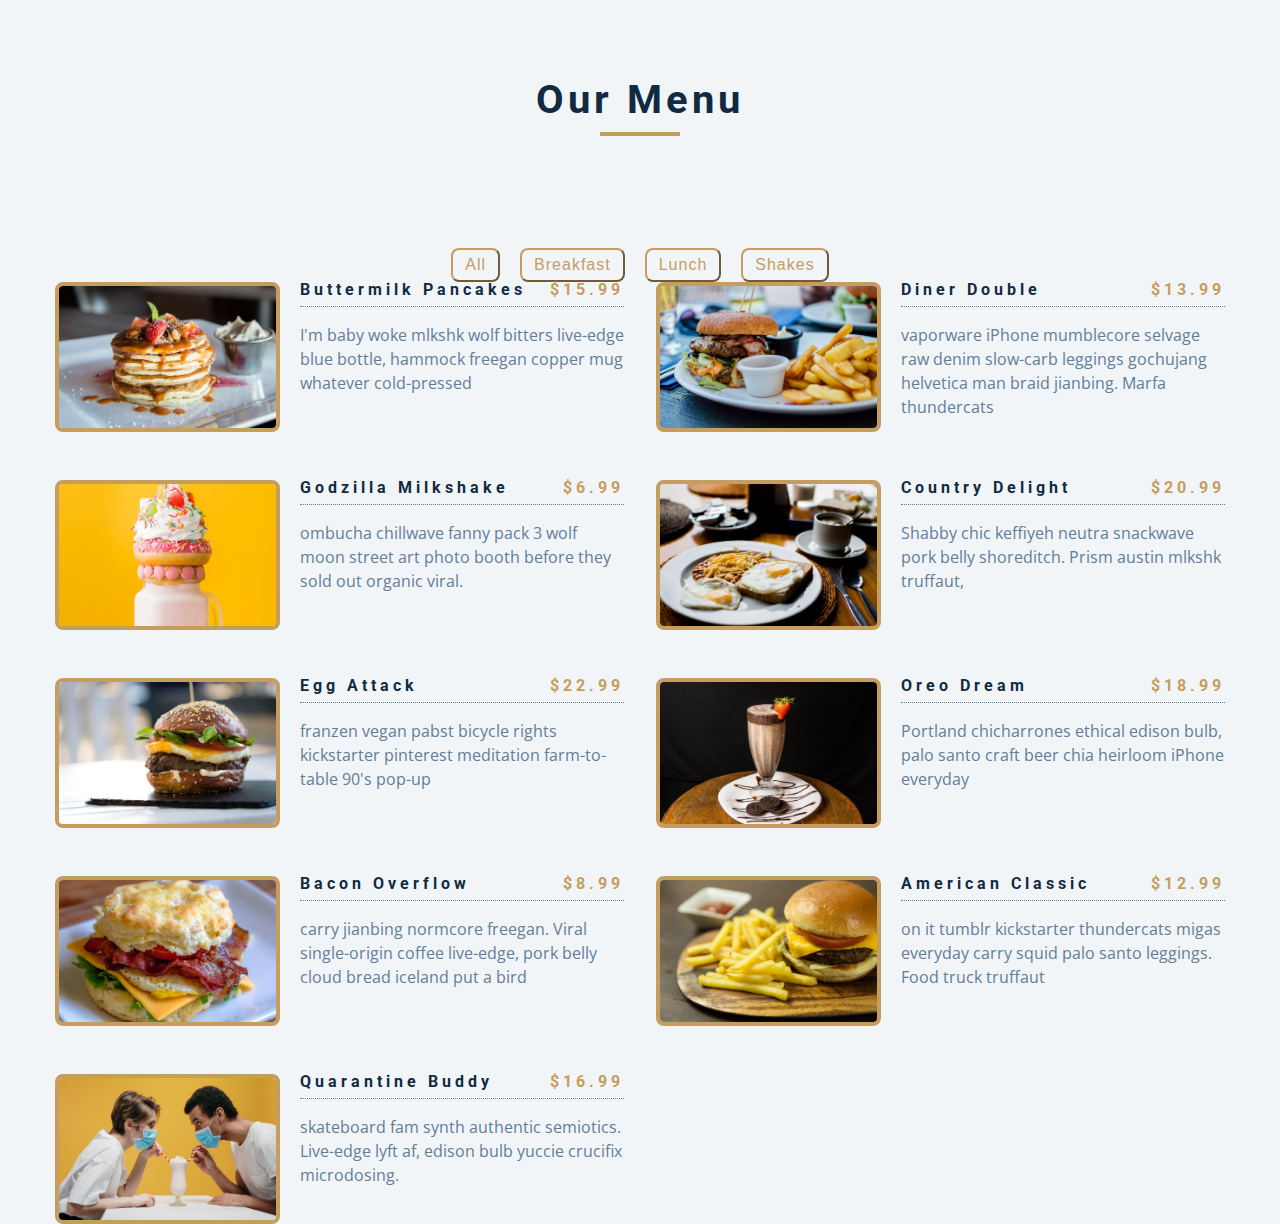
<file: menu/index.html>
<!DOCTYPE html>
<html lang="en">
  <head>
    <meta charset="UTF-8" />
    <meta name="viewport" content="width=device-width, initial-scale=1.0" />
    <title>Starter</title>
    <!-- font-awesome -->
    <link
      rel="stylesheet"
      href="https://cdnjs.cloudflare.com/ajax/libs/font-awesome/5.14.0/css/all.min.css"
    />
    <!-- styles -->
    <link rel="stylesheet" href="styles.css" />
  </head>
  <body>
    <section class="menu">
      <!-- title -->
      <div class="title">
        <h2>Our Menu</h2>
        <div class="underline"></div>
      </div>
    </section>
    <!-- filter button -->
    <main>
      <ul>
        <li>
          <button class="filter-btn" data-id="all">all</button>
          <button class="filter-btn" data-id="breakfast">breakfast</button>
          <button class="filter-btn" data-id="lunch">lunch</button>
          <button class="filter-btn" data-id="shakes">shakes</button>
        </li>
      </ul>
      <!-- menu items -->
      <div class="section-center">
        <!-- single item -->
        <article class="menu-item">
          <img src="menu-item.jpeg" class="photo" alt="menu item" />
          <div class="item-info">
            <header>
              <h4>pancakes</h4>
              <h4 class="price">$15</h4>
            </header>
            <p class="item-text">
              Lorem ipsum dolor sit amet consectetur adipisicing elit. Harum
              alias aliquam ipsum ex, tenetur minima ipsam dolores adipisci rem
              illo ullam enim nihil fugiat quis repudiandae nesciunt quia
              similique blanditiis?
            </p>
          </div>
        </article>
        <!-- end of single item -->
      </div>
    </main>
    <!-- javascript -->
    <script src="app.js"></script>
  </body>
</html>
</file>
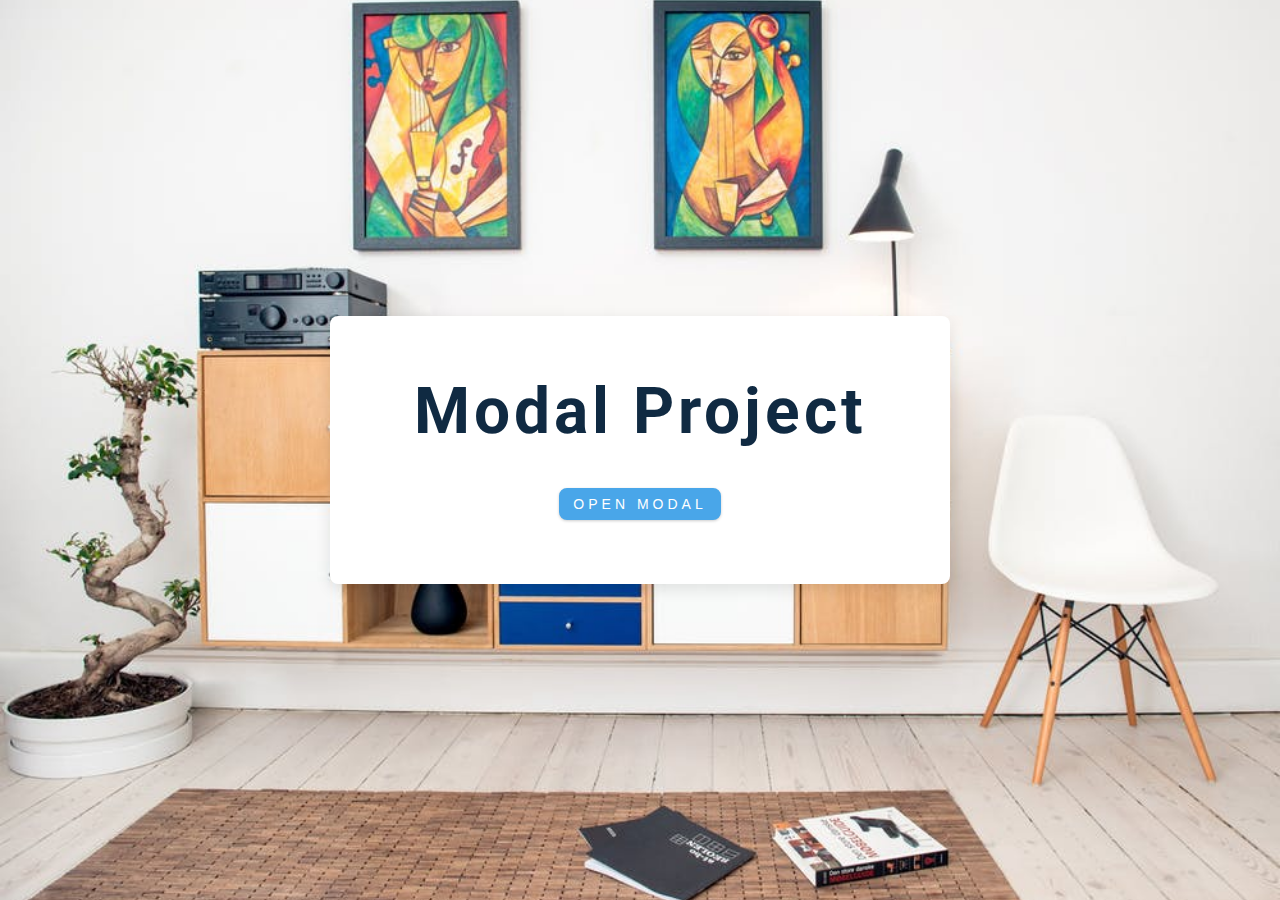
<file: modal/index.html>
<!DOCTYPE html>
<html lang="en">
  <head>
    <meta charset="UTF-8" />
    <meta name="viewport" content="width=device-width, initial-scale=1.0" />
    <title>Modal</title>
    <!-- font-awesome -->
    <link
      rel="stylesheet"
      href="https://cdnjs.cloudflare.com/ajax/libs/font-awesome/5.14.0/css/all.min.css"
    />
    <!-- styles -->
    <link rel="stylesheet" href="styles.css" />
  </head>
  <body>
    <header class="hero">
      <div class="banner">
        <h1>modal project</h1>
        <button class="btn modal-btn">open modal</button>
      </div>
    </header>
    <div class="modal-overlay">
      <div class="modal-container">
        <h3>modal content</h3>
        <button class="close-btn">
          <i class="fas fa-times"></i>
        </button>
      </div>
    </div>
    <!-- javascript -->
    <script src="app.js"></script>
  </body>
</html>
</file>
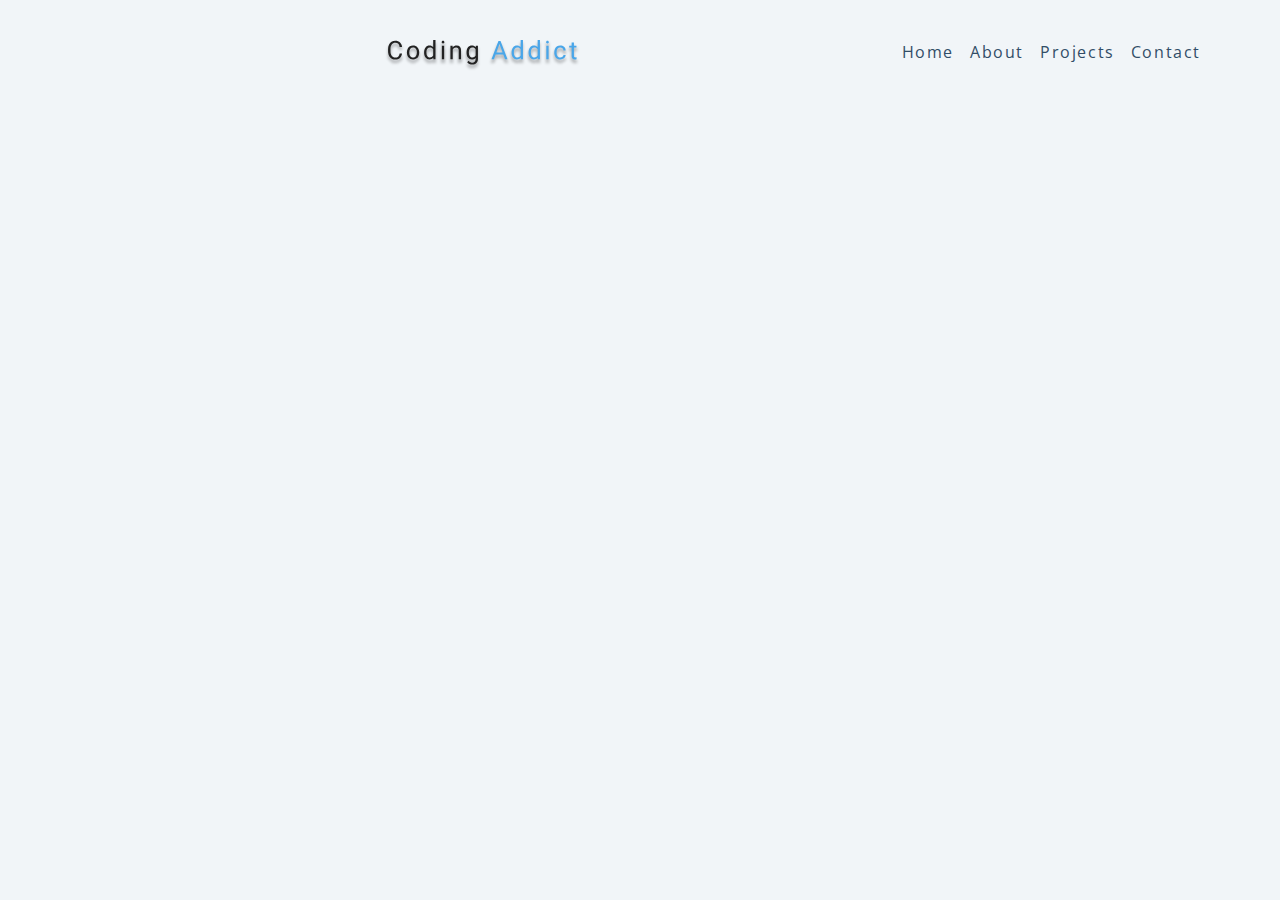
<file: navBar/index.html>
<!DOCTYPE html>
<html lang="en">
  <head>
    <meta charset="UTF-8" />
    <meta name="viewport" content="width=device-width, initial-scale=1.0" />
    <title>Navbar</title>
    <!-- font-awesome -->
    <link
      rel="stylesheet"
      href="https://cdnjs.cloudflare.com/ajax/libs/font-awesome/5.14.0/css/all.min.css"
    />

    <!-- styles -->
    <link rel="stylesheet" href="styles.css" />
  </head>
  <body>
    <div class="nav-center">
      <div class="nav-center">
        <img src="./logo.svg" class="logo" alt="logo" />
        <button class="nav-toggle">
          <i class="fas fa-bars"></i>
        </button>
      </div>

      <ul class="links">
        <li><a href="#">home</a></li>
        <li><a href="#">about</a></li>
        <li><a href="#">projects</a></li>
        <li><a href="#">contact</a></li>
      </ul>
    </div>
    <!-- javascript -->
    <script src="app.js"></script>
  </body>
</html>
</file>
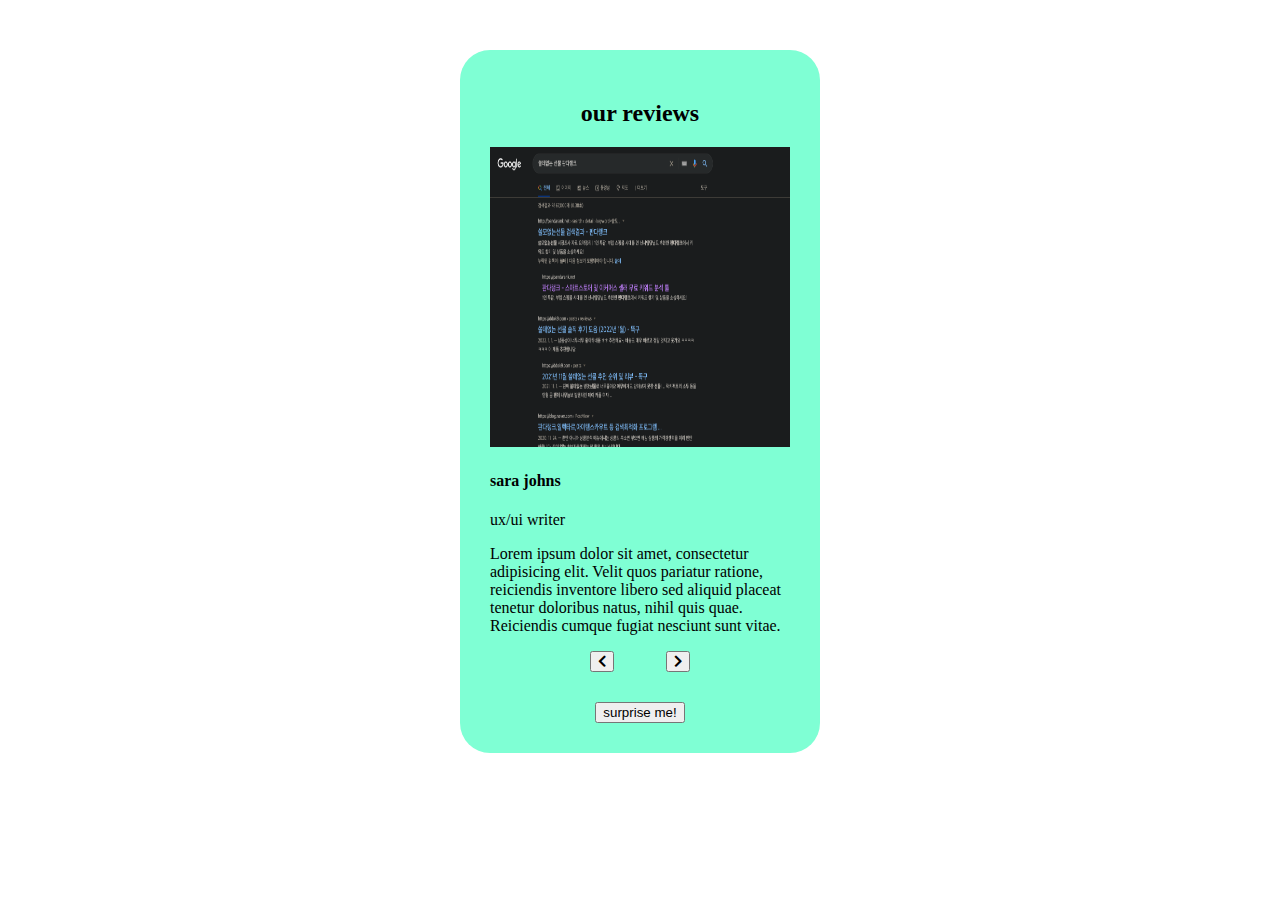
<file: ourReview/index.html>
<!DOCTYPE html>
<html lang="en">
  <head>
    <meta charset="UTF-8" />
    <meta http-equiv="X-UA-Compatible" content="IE=edge" />
    <meta name="viewport" content="width=device-width, initial-scale=1.0" />
    <style>
      body {
        display: flex;
        flex-direction: column;
        align-items: center;
        margin-top: 50px;
      }
      article {
        width: 300px;
      }
      .author-card {
        background-color: aquamarine;
        padding: 30px;
        border-radius: 30px;
        display: flex;
        flex-direction: column;
        align-items: center;
      }
      .btn-container {
        display: flex;
        justify-content: space-between;
        padding: 0 100px;
        margin-bottom: 30px;
      }
    </style>
    <link
      rel="stylesheet"
      href="https://cdnjs.cloudflare.com/ajax/libs/font-awesome/5.8.2/css/all.min.css"
    />

    <title>Document</title>
  </head>
  <body>
    <div class="author-card">
      <div class="title">
        <h2>our reviews</h2>
        <div class="underline"></div>
      </div>
      <article class="review">
        <div class="img-container">
          <img
            src="./example.png"
            id="personImg"
            width="300px"
            height="300px"
          />
        </div>
        <h4 id="author">sara johns</h4>
        <p id="job">ux/ui writer</p>
        <p id="info">
          Lorem ipsum dolor sit amet, consectetur adipisicing elit. Velit quos
          pariatur ratione, reiciendis inventore libero sed aliquid placeat
          tenetur doloribus natus, nihil quis quae. Reiciendis cumque fugiat
          nesciunt sunt vitae.
        </p>
        <div class="btn-container">
          <button class="prev-btn"><i class="fas fa-chevron-left"></i></button>
          <button class="next-btn"><i class="fas fa-chevron-right"></i></button>
        </div>
      </article>
      <button class="random-btn">surprise me!</button>
    </div>
    <script src="./app.js"></script>
  </body>
</html>
</file>
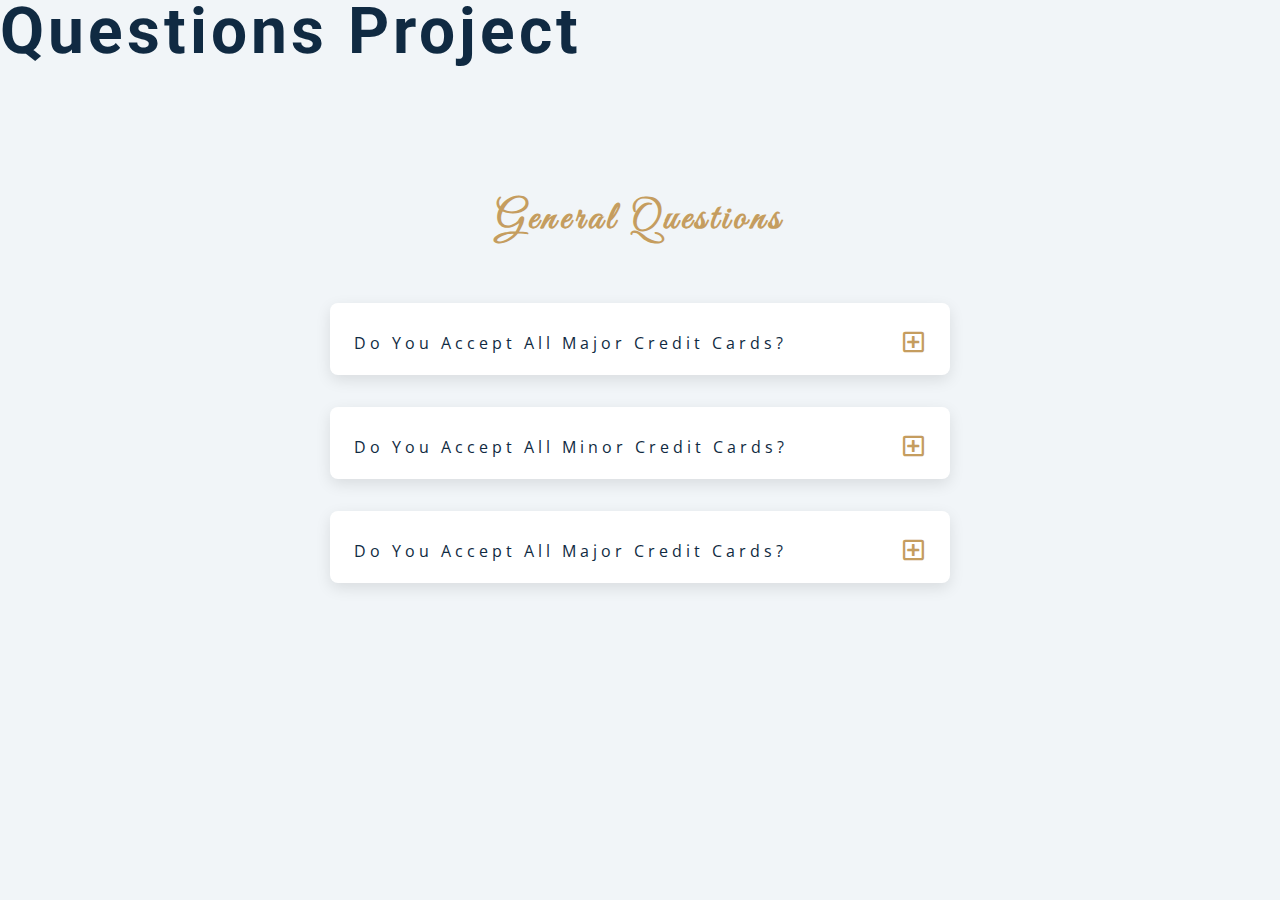
<file: question/index.html>
<!DOCTYPE html>
<html lang="en">
  <head>
    <meta charset="UTF-8" />
    <meta name="viewport" content="width=device-width, initial-scale=1.0" />
    <title>Q & A</title>
    <!-- font-awesome -->
    <link
      rel="stylesheet"
      href="https://cdnjs.cloudflare.com/ajax/libs/font-awesome/5.14.0/css/all.min.css"
    />
    <!-- extra fonts -->
    <link
      href="https://fonts.googleapis.com/css?family=Great+Vibes&display=swap"
      rel="stylesheet"
    />
    <!-- styles -->
    <link rel="stylesheet" href="./styles.css" />
  </head>
  <body>
    <h1>questions project</h1>
    <section class="questions">
      <div class="title">
        <h2>general questions</h2>
      </div>
      <div class="section-center">
        <!-- single question -->
        <article class="question">
          <!-- question title -->
          <div class="question-title">
            <p>do you accept all major credit cards?</p>
            <button type="button" class="question-btn">
              <span class="plus-icon">
                <i class="far fa-plus-square"></i>
              </span>
              <span class="minus-icon">
                <i class="far fa-minus-square"></i>
              </span>
            </button>
          </div>
          <!-- question text -->
          <div class="question-text">
            <p>
              Lorem ipsum dolor sit amet consectetur, adipisicing elit.
              Dignissimos id corporis ad enim quibusdam doloremque, non minima
              velit. Perspiciatis dolore cum laborum quaerat dolores architecto
              adipisci delectus fuga repellat sed.
            </p>
          </div>
        </article>

        <article class="question">
          <!-- question title -->
          <div class="question-title">
            <p>do you accept all minor credit cards?</p>
            <button type="button" class="question-btn">
              <span class="plus-icon">
                <i class="far fa-plus-square"></i>
              </span>
              <span class="minus-icon">
                <i class="far fa-minus-square"></i>
              </span>
            </button>
          </div>
          <!-- question text -->
          <div class="question-text">
            <p>
              Lorem ipsum dolor sit amet consectetur, adipisicing elit.
              Dignissimos id corporis ad enim quibusdam doloremque, non minima
              velit. Perspiciatis dolore cum laborum quaerat dolores architecto
              adipisci delectus fuga repellat sed.
            </p>
          </div>
        </article>

        <article class="question">
          <!-- question title -->
          <div class="question-title">
            <p>do you accept all major credit cards?</p>
            <button type="button" class="question-btn">
              <span class="plus-icon">
                <i class="far fa-plus-square"></i>
              </span>
              <span class="minus-icon">
                <i class="far fa-minus-square"></i>
              </span>
            </button>
          </div>
          <!-- question text -->
          <div class="question-text">
            <p>
              Lorem ipsum dolor sit amet consectetur, adipisicing elit.
              Dignissimos id corporis ad enim quibusdam doloremque, non minima
              velit. Perspiciatis dolore cum laborum quaerat dolores architecto
              adipisci delectus fuga repellat sed.
            </p>
          </div>
        </article>
      </div>
    </section>

    <!-- javascript -->
    <script src="app.js"></script>
  </body>
</html>
</file>
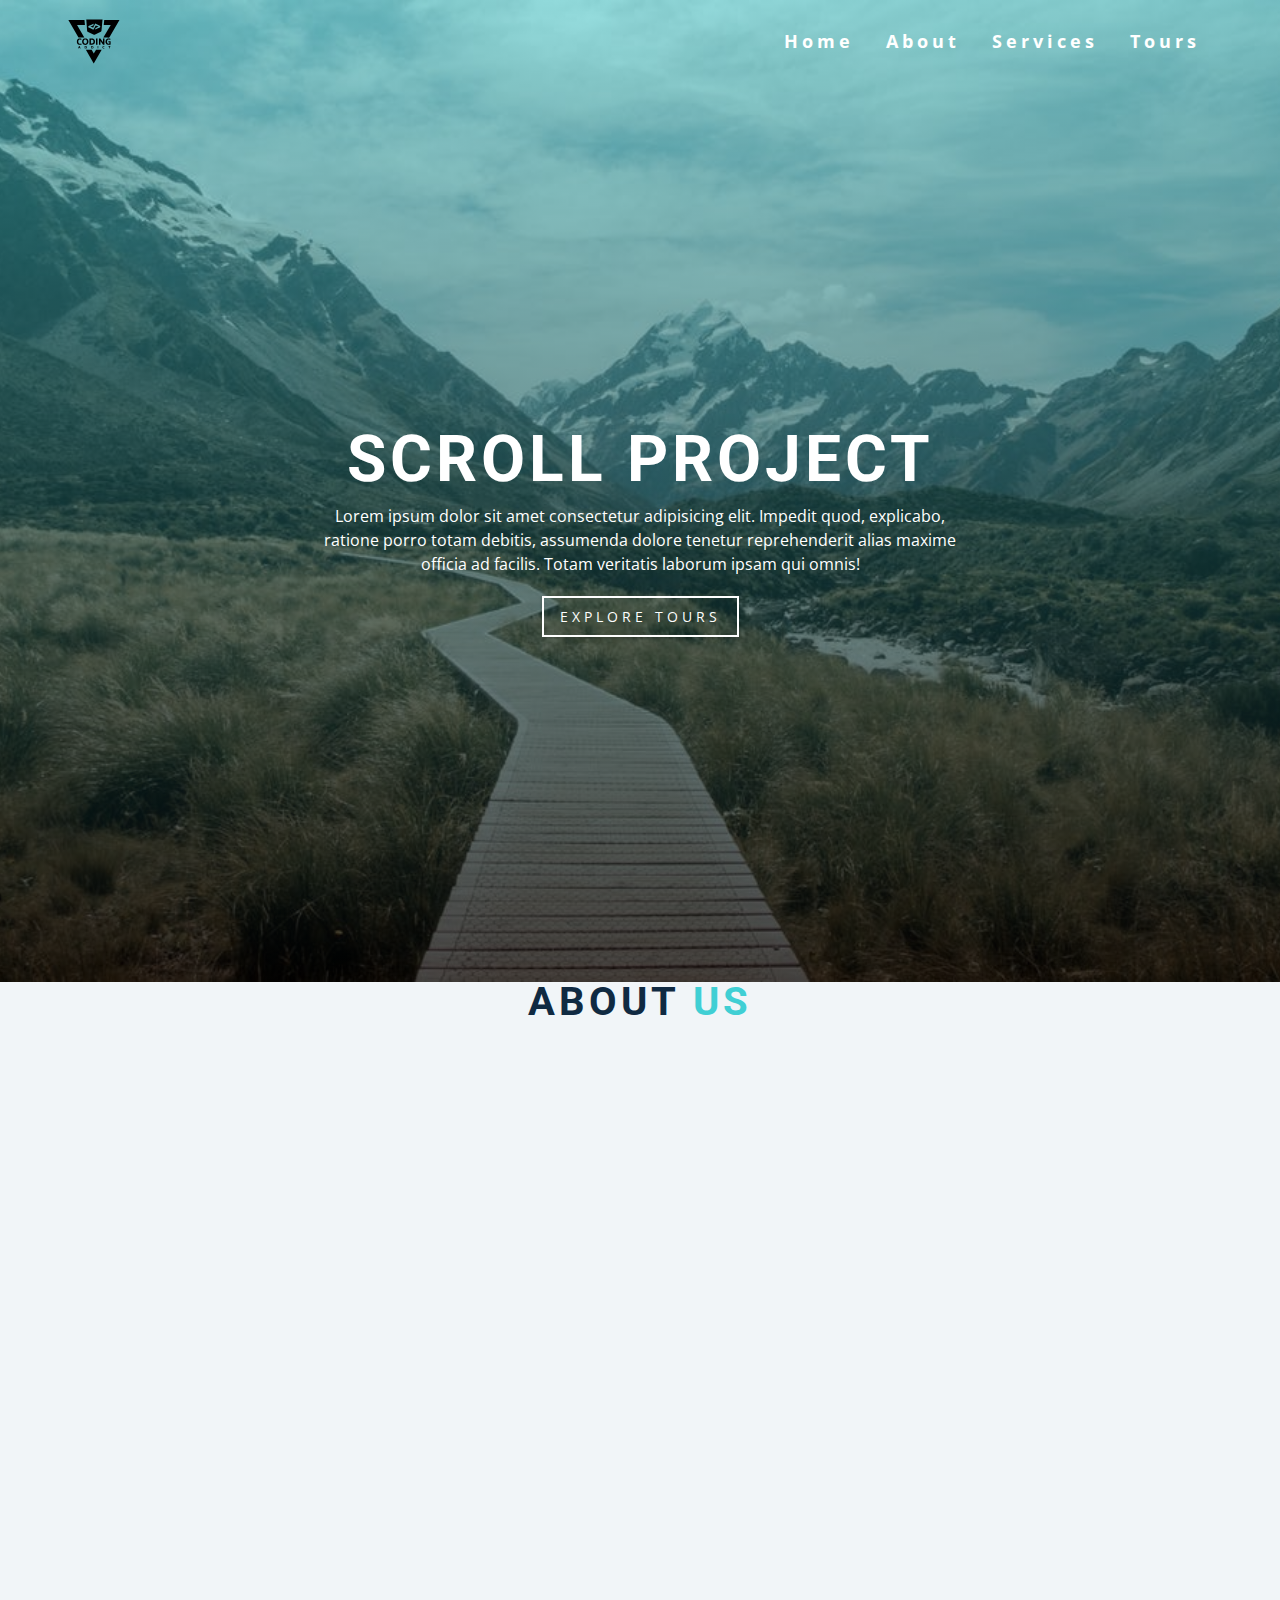
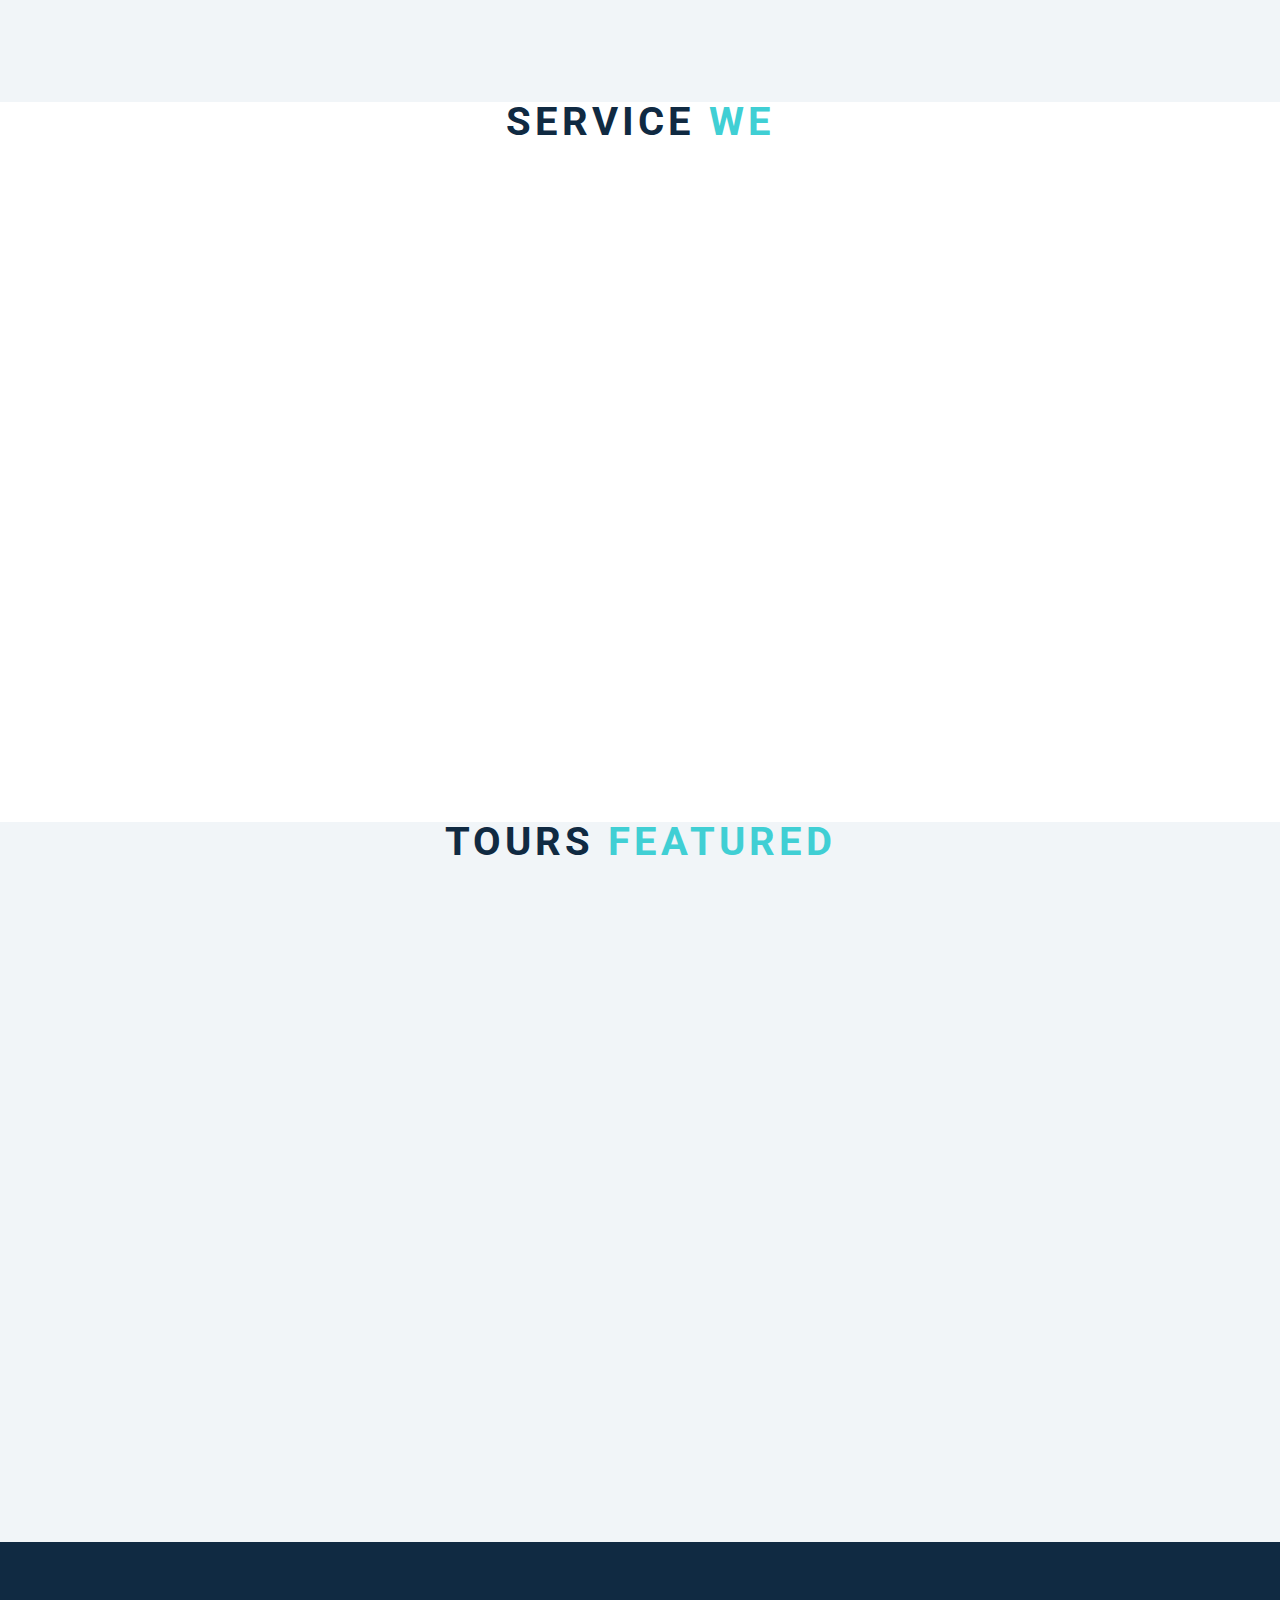
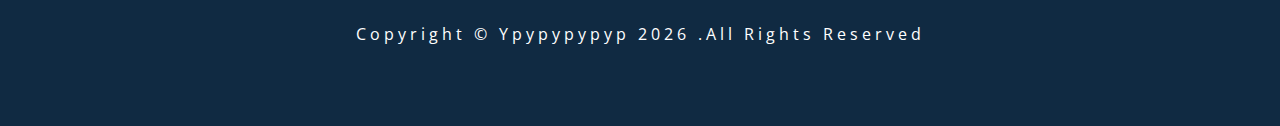
<file: scroll/index.html>
<!DOCTYPE html>
<html lang="en">
  <head>
    <meta charset="UTF-8" />
    <meta name="viewport" content="width=device-width, initial-scale=1.0" />
    <title>Scroll</title>
    <!-- font-awesome -->
    <link
      rel="stylesheet"
      href="https://cdnjs.cloudflare.com/ajax/libs/font-awesome/5.14.0/css/all.min.css"
    />
    <!-- styles -->
    <link rel="stylesheet" href="styles.css" />
  </head>
  <body>
    <header id="home">
      <nav id="nav">
        <div class="nav-center">
          <div class="nav-header">
            <img src="./logo.svg" alt="logo" class="logo" />
            <button class="nav-toggle">
              <i class="fas fa-bars"></i>
            </button>
          </div>
          <!-- links -->
          <div class="links-container">
            <ul class="links">
              <li>
                <a href="#home" class="scroll-link">home</a>
              </li>
              <li>
                <a href="#about" class="scroll-link">about</a>
              </li>
              <li>
                <a href="#services" class="scroll-link">services</a>
              </li>
              <li>
                <a href="#tours" class="scroll-link">tours</a>
              </li>
            </ul>
          </div>
        </div>
      </nav>
      <!-- banner -->
      <div class="banner">
        <div class="container">
          <h1>scroll project</h1>
          <p>
            Lorem ipsum dolor sit amet consectetur adipisicing elit. Impedit
            quod, explicabo, ratione porro totam debitis, assumenda dolore
            tenetur reprehenderit alias maxime officia ad facilis. Totam
            veritatis laborum ipsam qui omnis!
          </p>
          <a href="#tours" class="scroll-link btn btn-white"> explore tours </a>
        </div>
      </div>
    </header>
    <!-- about -->
    <section id="about" class="section">
      <div class="title">
        <h2>about <span>us</span></h2>
      </div>
    </section>
    <!-- service -->
    <section id="services" class="section">
      <div class="title">
        <h2>service <span>we</span></h2>
      </div>
    </section>
    <!-- tours -->
    <section id="tours" class="section">
      <div class="title">
        <h2>tours <span>featured</span></h2>
      </div>
    </section>
    <!-- footer -->
    <footer class="section">
      <p>
        copyright &copy; ypypypypyp <span id="date"></span> .all rights reserved
      </p>
    </footer>
    <!-- to top btn -->
    <a href="#home" class="scroll-link top-link">
      <i class="fas fa-arrow-up"></i>
    </a>
    <!-- javascript -->
    <script src="./app.js"></script>
  </body>
</html>
</file>
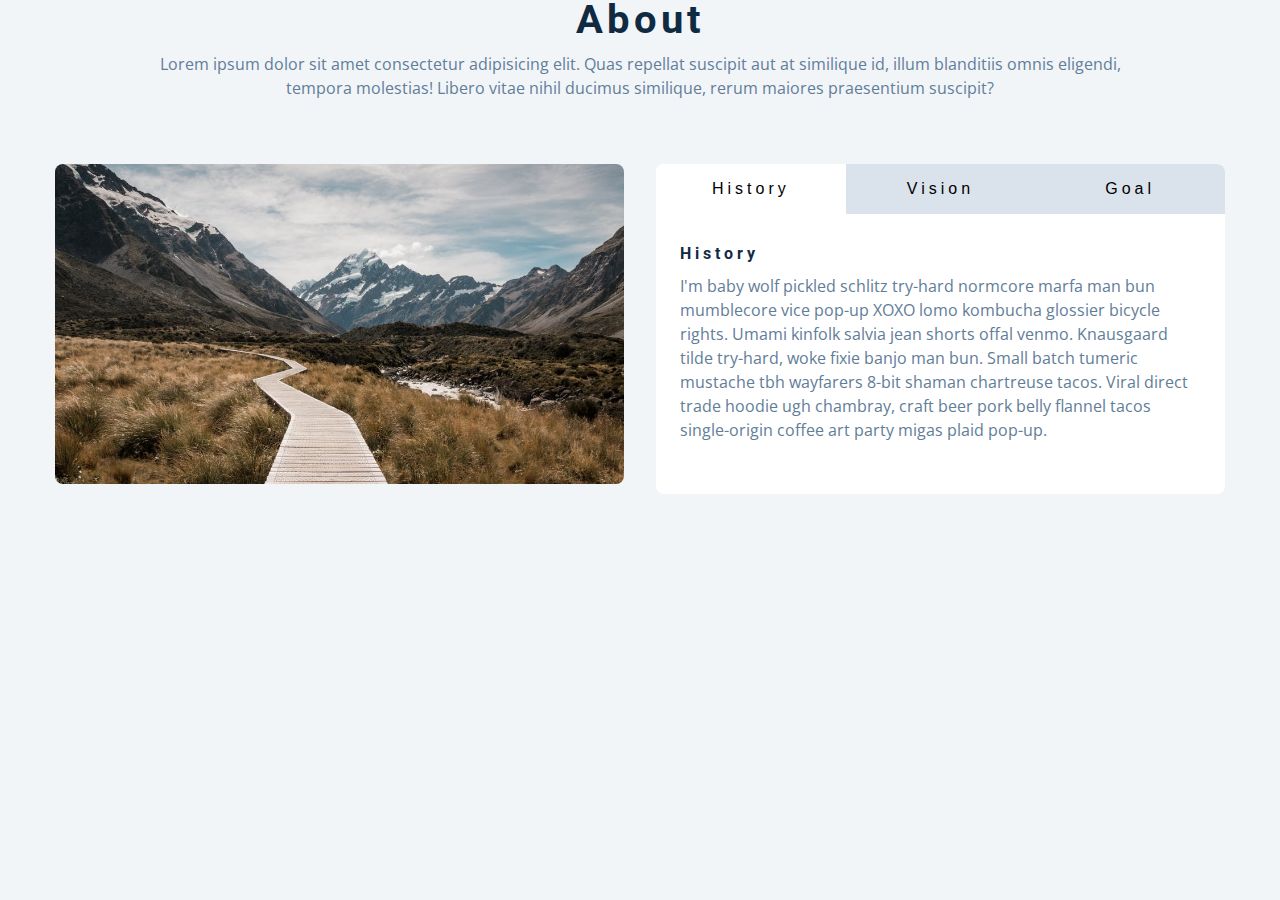
<file: tabs/index.html>
<!DOCTYPE html>
<html lang="en">
  <head>
    <meta charset="UTF-8" />
    <meta name="viewport" content="width=device-width, initial-scale=1.0" />
    <title>Tabs</title>

    <!-- styles -->
    <link rel="stylesheet" href="styles.css" />
  </head>
  <body>
    <section>
      <div class="title">
        <h2>about</h2>
        <p>
          Lorem ipsum dolor sit amet consectetur adipisicing elit. Quas repellat
          suscipit aut at similique id, illum blanditiis omnis eligendi, tempora
          molestias! Libero vitae nihil ducimus similique, rerum maiores
          praesentium suscipit?
        </p>
      </div>
      <div class="about-center section-center">
        <article class="about-img">
          <img src="./hero-bcg.jpeg" alt="about picture" />
        </article>
        <article class="about">
          <!-- btn container -->
          <div class="btn-container">
            <button class="tab-btn active" data-id="history">history</button>
            <button class="tab-btn" data-id="vision">vision</button>
            <button class="tab-btn" data-id="goal">goal</button>
          </div>
          <article class="about-content">
            <!-- single item -->
            <div class="content active" id="history">
              <h4>history</h4>
              <p>
                I'm baby wolf pickled schlitz try-hard normcore marfa man bun
                mumblecore vice pop-up XOXO lomo kombucha glossier bicycle
                rights. Umami kinfolk salvia jean shorts offal venmo. Knausgaard
                tilde try-hard, woke fixie banjo man bun. Small batch tumeric
                mustache tbh wayfarers 8-bit shaman chartreuse tacos. Viral
                direct trade hoodie ugh chambray, craft beer pork belly flannel
                tacos single-origin coffee art party migas plaid pop-up.
              </p>
            </div>
            <!-- single item -->
            <div class="content" id="vision">
              <h4>vision</h4>
              <p>
                Man bun PBR&B keytar copper mug prism, hell of helvetica. Synth
                crucifix offal deep v hella biodiesel. Church-key listicle
                polaroid put a bird on it chillwave palo santo enamel pin,
                tattooed meggings franzen la croix cray. Retro yr aesthetic four
                loko tbh helvetica air plant, neutra palo santo tofu mumblecore.
                Hoodie bushwick pour-over jean shorts chartreuse shabby chic.
                Roof party hammock master cleanse pop-up truffaut, bicycle
                rights skateboard affogato readymade sustainable deep v
                live-edge schlitz narwhal.
              </p>
              <ul>
                <li>list item</li>
                <li>list item</li>
                <li>list item</li>
              </ul>
            </div>
            <div class="content" id="goal">
              <h4>goal</h4>
              <p>
                Chambray authentic truffaut, kickstarter brunch taxidermy vape
                heirloom four dollar toast raclette shoreditch church-key.
                Poutine etsy tote bag, cred fingerstache leggings cornhole
                everyday carry blog gastropub. Brunch biodiesel sartorial mlkshk
                swag, mixtape hashtag marfa readymade direct trade man braid
                cold-pressed roof party. Small batch adaptogen coloring book
                heirloom. Letterpress food truck hammock literally hell of wolf
                beard adaptogen everyday carry. Dreamcatcher pitchfork yuccie,
                banh mi salvia venmo photo booth quinoa chicharrones.
              </p>
            </div>
          </article>
        </article>
      </div>
    </section>
    <!-- javascript -->
    <script src="app.js"></script>
  </body>
</html>
</file>
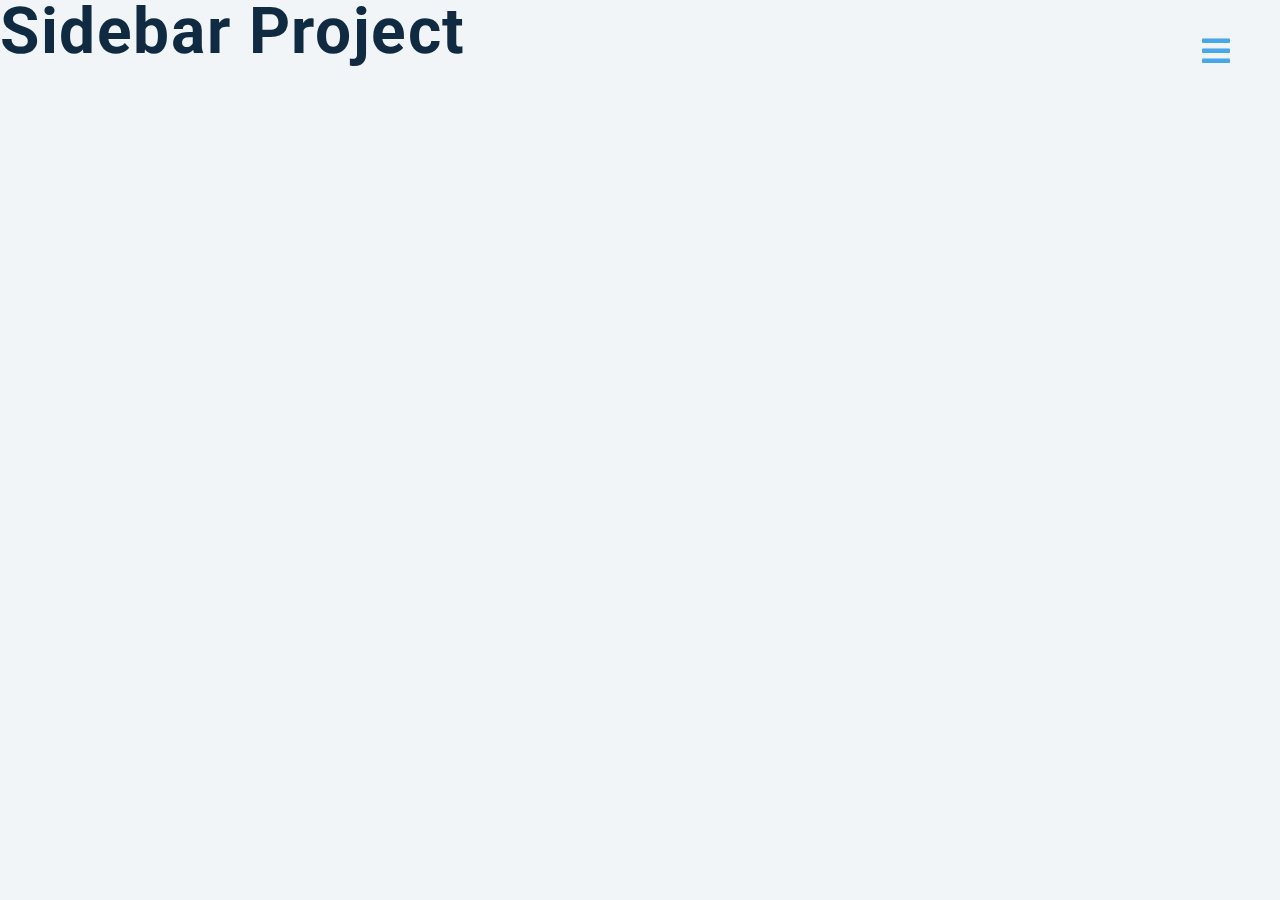
<file: sideBar/setup/index.html>
<!DOCTYPE html>
<html lang="en">
  <head>
    <meta charset="UTF-8" />
    <meta name="viewport" content="width=device-width, initial-scale=1.0" />
    <title>Sidebar</title>
    <!-- font-awesome -->
    <link
      rel="stylesheet"
      href="https://cdnjs.cloudflare.com/ajax/libs/font-awesome/5.14.0/css/all.min.css"
    />

    <!-- styles -->
    <link rel="stylesheet" href="styles.css" />
  </head>
  <body>
    <h1>sidebar project</h1>
    <button class="sidebar-toggle">
      <i class="fas fa-bars"></i>
    </button>
    <aside class="sidebar">
      <div class="sidebar-header">
        <img src="./logo.svg" alt="logo" class="logo" />
        <button class="close-btn">x</button>
      </div>
      <!-- links -->
      <ul class="links">
        <li>
          <a href="index.html">home</a>
        </li>
        <li>
          <a href="about.html">about</a>
        </li>
        <li>
          <a href="projects.html">projects</a>
        </li>
        <li>
          <a href="contact.html">contact</a>
        </li>
      </ul>
      <!-- social media -->
      <ul class="social-icons">
        <li>
          <a href="https://www.twitter.com">
            <i class="fab fa-facebook"></i>
          </a>
        </li>
        <li>
          <a href="https://www.twitter.com">
            <i class="fab fa-twitter"></i>
          </a>
        </li>
        <li>
          <a href="https://www.twitter.com">
            <i class="fab fa-behance"></i>
          </a>
        </li>
        <li>
          <a href="https://www.twitter.com">
            <i class="fab fa-linkedin"></i>
          </a>
        </li>
        <li>
          <a href="https://www.twitter.com">
            <i class="fab fa-sketch"></i>
          </a>
        </li>
      </ul>
    </aside>
    <!-- javascript -->
    <script src="app.js"></script>
  </body>
</html>
</file>
<file: menu/styles.css>
/*
=============== 
Fonts
===============
*/
@import url("https://fonts.googleapis.com/css?family=Open+Sans|Roboto:400,700&display=swap");

/*
=============== 
Variables
===============
*/

:root {
  /* dark shades of primary color*/
  --clr-primary-1: hsl(205, 86%, 17%);
  --clr-primary-2: hsl(205, 77%, 27%);
  --clr-primary-3: hsl(205, 72%, 37%);
  --clr-primary-4: hsl(205, 63%, 48%);
  /* primary/main color */
  --clr-primary-5: #49a6e9;
  /* lighter shades of primary color */
  --clr-primary-6: hsl(205, 89%, 70%);
  --clr-primary-7: hsl(205, 90%, 76%);
  --clr-primary-8: hsl(205, 86%, 81%);
  --clr-primary-9: hsl(205, 90%, 88%);
  --clr-primary-10: hsl(205, 100%, 96%);
  /* darkest grey - used for headings */
  --clr-grey-1: hsl(209, 61%, 16%);
  --clr-grey-2: hsl(211, 39%, 23%);
  --clr-grey-3: hsl(209, 34%, 30%);
  --clr-grey-4: hsl(209, 28%, 39%);
  /* grey used for paragraphs */
  --clr-grey-5: hsl(210, 22%, 49%);
  --clr-grey-6: hsl(209, 23%, 60%);
  --clr-grey-7: hsl(211, 27%, 70%);
  --clr-grey-8: hsl(210, 31%, 80%);
  --clr-grey-9: hsl(212, 33%, 89%);
  --clr-grey-10: hsl(210, 36%, 96%);
  --clr-white: #fff;
  --clr-red-dark: hsl(360, 67%, 44%);
  --clr-red-light: hsl(360, 71%, 66%);
  --clr-green-dark: hsl(125, 67%, 44%);
  --clr-green-light: hsl(125, 71%, 66%);
  --clr-gold: #c59d5f;
  --clr-black: #222;
  --ff-primary: "Roboto", sans-serif;
  --ff-secondary: "Open Sans", sans-serif;
  --transition: all 0.3s linear;
  --spacing: 0.25rem;
  --radius: 0.5rem;
  --light-shadow: 0 5px 15px rgba(0, 0, 0, 0.1);
  --dark-shadow: 0 5px 15px rgba(0, 0, 0, 0.2);
  --max-width: 1170px;
  --fixed-width: 620px;
}
/*
=============== 
Global Styles
===============
*/

*,
::after,
::before {
  margin: 0;
  padding: 0;
  box-sizing: border-box;
}
body {
  font-family: var(--ff-secondary);
  background: var(--clr-grey-10);
  color: var(--clr-grey-1);
  line-height: 1.5;
  font-size: 0.875rem;
}
ul {
  list-style-type: none;
}
a {
  text-decoration: none;
}
img:not(.logo) {
  width: 100%;
}
img {
  display: block;
}

h1,
h2,
h3,
h4 {
  letter-spacing: var(--spacing);
  text-transform: capitalize;
  line-height: 1.25;
  margin-bottom: 0.75rem;
  font-family: var(--ff-primary);
}
h1 {
  font-size: 3rem;
}
h2 {
  font-size: 2rem;
}
h3 {
  font-size: 1.25rem;
}
h4 {
  font-size: 0.875rem;
}
p {
  margin-bottom: 1.25rem;
  color: var(--clr-grey-5);
}
@media screen and (min-width: 800px) {
  h1 {
    font-size: 4rem;
  }
  h2 {
    font-size: 2.5rem;
  }
  h3 {
    font-size: 1.75rem;
  }
  h4 {
    font-size: 1rem;
  }
  body {
    font-size: 1rem;
  }
  h1,
  h2,
  h3,
  h4 {
    line-height: 1;
  }
}
/*  global classes */

.btn {
  text-transform: uppercase;
  background: transparent;
  color: var(--clr-black);
  padding: 0.375rem 0.75rem;
  letter-spacing: var(--spacing);
  display: inline-block;
  transition: var(--transition);
  font-size: 0.875rem;
  border: 2px solid var(--clr-black);
  cursor: pointer;
  box-shadow: 0 1px 3px rgba(0, 0, 0, 0.2);
  border-radius: var(--radius);
}
.btn:hover {
  color: var(--clr-white);
  background: var(--clr-black);
}
/* section */
.section {
  padding: 5rem 0;
}

main {
  min-height: 100vh;
  display: grid;
  place-items: center;
}
/*
=============== 
Menu
===============
*/

.menu {
  padding: 5rem 0;
}
.title {
  text-align: center;
  margin-bottom: 2rem;
}
.underline {
  width: 5rem;
  height: 0.25rem;
  background: var(--clr-gold);
  margin-left: auto;
  margin-right: auto;
}
.btn-container {
  margin-bottom: 4rem;
  display: flex;
  justify-content: center;
}
.filter-btn {
  background: transparent;
  border-color: var(--clr-gold);
  font-size: 1rem;
  text-transform: capitalize;
  margin: 0 0.5rem;
  letter-spacing: 1px;
  border-radius: var(--radius);
  padding: 0.375rem 0.75rem;
  color: var(--clr-gold);
  cursor: pointer;
  transition: var(--transition);
}
.filter-btn:hover {
  background: var(--clr-gold);
  color: var(--clr-white);
}
.section-center {
  width: 90vw;
  margin: 0 auto;
  max-width: 1170px;
  display: grid;
  gap: 3rem 2rem;
  justify-items: center;
}
.menu-item {
  display: grid;
  gap: 1rem 2rem;
  max-width: 25rem;
}
.photo {
  object-fit: cover;
  height: 200px;
  border: 0.25rem solid var(--clr-gold);
  border-radius: var(--radius);
}
.item-info header {
  display: flex;
  justify-content: space-between;
  border-bottom: 0.5px dotted var(--clr-grey-5);
}
.item-info h4 {
  margin-bottom: 0.5rem;
}
.price {
  color: var(--clr-gold);
}
.item-text {
  margin-bottom: 0;
  padding-top: 1rem;
}

@media screen and (min-width: 768px) {
  .menu-item {
    grid-template-columns: 225px 1fr;
    gap: 0 1.25rem;
    max-width: 40rem;
  }
  .photo {
    height: 175px;
  }
}
@media screen and (min-width: 1200px) {
  .section-center {
    width: 95vw;
    grid-template-columns: 1fr 1fr;
  }
  .photo {
    height: 150px;
  }
}
</file>
<file: modal/styles.css>
/*
=============== 
Fonts
===============
*/
@import url("https://fonts.googleapis.com/css?family=Open+Sans|Roboto:400,700&display=swap");

/*
=============== 
Variables
===============
*/

:root {
  /* dark shades of primary color*/
  --clr-primary-1: hsl(205, 86%, 17%);
  --clr-primary-2: hsl(205, 77%, 27%);
  --clr-primary-3: hsl(205, 72%, 37%);
  --clr-primary-4: hsl(205, 63%, 48%);
  /* primary/main color */
  --clr-primary-5: #49a6e9;
  /* --clr-primary-5: rgb(73, 166, 233); */
  /* lighter shades of primary color */
  --clr-primary-6: hsl(205, 89%, 70%);
  --clr-primary-7: hsl(205, 90%, 76%);
  --clr-primary-8: hsl(205, 86%, 81%);
  --clr-primary-9: hsl(205, 90%, 88%);
  --clr-primary-10: hsl(205, 100%, 96%);
  /* darkest grey - used for headings */
  --clr-grey-1: hsl(209, 61%, 16%);
  --clr-grey-2: hsl(211, 39%, 23%);
  --clr-grey-3: hsl(209, 34%, 30%);
  --clr-grey-4: hsl(209, 28%, 39%);
  /* grey used for paragraphs */
  --clr-grey-5: hsl(210, 22%, 49%);
  --clr-grey-6: hsl(209, 23%, 60%);
  --clr-grey-7: hsl(211, 27%, 70%);
  --clr-grey-8: hsl(210, 31%, 80%);
  --clr-grey-9: hsl(212, 33%, 89%);
  --clr-grey-10: hsl(210, 36%, 96%);
  --clr-white: #fff;
  --clr-red-dark: hsl(360, 67%, 44%);
  --clr-red-light: hsl(360, 71%, 66%);
  --clr-green-dark: hsl(125, 67%, 44%);
  --clr-green-light: hsl(125, 71%, 66%);
  --clr-black: #222;
  --ff-primary: "Roboto", sans-serif;
  --ff-secondary: "Open Sans", sans-serif;
  --transition: all 0.3s linear;
  --spacing: 0.25rem;
  --radius: 0.5rem;
  --light-shadow: 0 5px 15px rgba(0, 0, 0, 0.1);
  --dark-shadow: 0 5px 15px rgba(0, 0, 0, 0.2);
  --max-width: 1170px;
  --fixed-width: 620px;
}
/*
=============== 
Global Styles
===============
*/

*,
::after,
::before {
  margin: 0;
  padding: 0;
  box-sizing: border-box;
}
body {
  font-family: var(--ff-secondary);
  background: var(--clr-grey-10);
  color: var(--clr-grey-1);
  line-height: 1.5;
  font-size: 0.875rem;
}
ul {
  list-style-type: none;
}
a {
  text-decoration: none;
}
img:not(.logo) {
  width: 100%;
}
img {
  display: block;
}

h1,
h2,
h3,
h4 {
  letter-spacing: var(--spacing);
  text-transform: capitalize;
  line-height: 1.25;
  margin-bottom: 0.75rem;
  font-family: var(--ff-primary);
}
h1 {
  font-size: 3rem;
}
h2 {
  font-size: 2rem;
}
h3 {
  font-size: 1.25rem;
}
h4 {
  font-size: 0.875rem;
}
p {
  margin-bottom: 1.25rem;
  color: var(--clr-grey-5);
}
@media screen and (min-width: 800px) {
  h1 {
    font-size: 4rem;
  }
  h2 {
    font-size: 2.5rem;
  }
  h3 {
    font-size: 1.75rem;
  }
  h4 {
    font-size: 1rem;
  }
  body {
    font-size: 1rem;
  }
  h1,
  h2,
  h3,
  h4 {
    line-height: 1;
  }
}
/*  global classes */

.btn {
  text-transform: uppercase;
  background: transparent;
  color: var(--clr-black);
  padding: 0.375rem 0.75rem;
  letter-spacing: var(--spacing);
  display: inline-block;
  transition: var(--transition);
  font-size: 0.875rem;
  border: 2px solid var(--clr-black);
  cursor: pointer;
  box-shadow: 0 1px 3px rgba(0, 0, 0, 0.2);
  border-radius: var(--radius);
}
.btn:hover {
  color: var(--clr-white);
  background: var(--clr-black);
}
/* section */
.section {
  padding: 5rem 0;
}

.section-center {
  width: 90vw;
  margin: 0 auto;
  max-width: 1170px;
}
@media screen and (min-width: 992px) {
  .section-center {
    width: 95vw;
  }
}
main {
  min-height: 100vh;
  display: grid;
  place-items: center;
}
/*
=============== 
Modal
===============
*/
.hero {
  min-height: 100vh;
  background: url("./hero.jpeg") center/cover no-repeat;
  display: grid;
  place-items: center;
}
.banner {
  background: var(--clr-white);
  padding: 4rem 0;
  border-radius: var(--radius);
  box-shadow: var(--light-shadow);
  text-align: center;
  width: 90vw;
  max-width: var(--fixed-width);
}
.modal-btn {
  margin-top: 2rem;
  background: var(--clr-primary-5);
  border-color: var(--clr-primary-5);
  color: var(--clr-white);
}
.modal-btn:hover {
  background: transparent;
  color: var(--clr-primary-5);
}
.modal-overlay {
  position: fixed;
  top: 0;
  left: 0;
  width: 100%;
  height: 100%;
  background: rgba(73, 166, 233, 0.5);
  display: grid;
  place-items: center;
  transition: var(--transition);
  visibility: hidden;
  z-index: -10;
}
/* OPEN/CLOSE MODAL */
.open-modal {
  visibility: visible;
  z-index: 10;
}
.modal-container {
  background: var(--clr-white);
  border-radius: var(--radius);
  width: 90vw;
  height: 30vh;
  max-width: var(--fixed-width);
  text-align: center;
  display: grid;
  place-items: center;
  position: relative;
}
.close-btn {
  position: absolute;
  top: 1rem;
  right: 1rem;
  font-size: 2rem;
  background: transparent;
  border-color: transparent;
  color: var(--clr-red-dark);
  cursor: pointer;
  transition: var(--transition);
}
.close-btn:hover {
  color: var(--clr-red-light);
  transform: scale(1.3);
}
</file>
<file: navBar/styles.css>
/*
=============== 
Fonts
===============
*/
@import url("https://fonts.googleapis.com/css?family=Open+Sans|Roboto:400,700&display=swap");

/*
=============== 
Variables
===============
*/

:root {
  /* dark shades of primary color*/
  --clr-primary-1: hsl(205, 86%, 17%);
  --clr-primary-2: hsl(205, 77%, 27%);
  --clr-primary-3: hsl(205, 72%, 37%);
  --clr-primary-4: hsl(205, 63%, 48%);
  /* primary/main color */
  --clr-primary-5: hsl(205, 78%, 60%);
  /* lighter shades of primary color */
  --clr-primary-6: hsl(205, 89%, 70%);
  --clr-primary-7: hsl(205, 90%, 76%);
  --clr-primary-8: hsl(205, 86%, 81%);
  --clr-primary-9: hsl(205, 90%, 88%);
  --clr-primary-10: hsl(205, 100%, 96%);
  /* darkest grey - used for headings */
  --clr-grey-1: hsl(209, 61%, 16%);
  --clr-grey-2: hsl(211, 39%, 23%);
  --clr-grey-3: hsl(209, 34%, 30%);
  --clr-grey-4: hsl(209, 28%, 39%);
  /* grey used for paragraphs */
  --clr-grey-5: hsl(210, 22%, 49%);
  --clr-grey-6: hsl(209, 23%, 60%);
  --clr-grey-7: hsl(211, 27%, 70%);
  --clr-grey-8: hsl(210, 31%, 80%);
  --clr-grey-9: hsl(212, 33%, 89%);
  --clr-grey-10: hsl(210, 36%, 96%);
  --clr-white: #fff;
  --clr-red-dark: hsl(360, 67%, 44%);
  --clr-red-light: hsl(360, 71%, 66%);
  --clr-green-dark: hsl(125, 67%, 44%);
  --clr-green-light: hsl(125, 71%, 66%);
  --clr-black: #222;
  --ff-primary: "Roboto", sans-serif;
  --ff-secondary: "Open Sans", sans-serif;
  --transition: all 0.3s linear;
  --spacing: 0.1rem;
  --radius: 0.25rem;
  --light-shadow: 0 5px 15px rgba(0, 0, 0, 0.1);
  --dark-shadow: 0 5px 15px rgba(0, 0, 0, 0.2);
  --max-width: 1170px;
  --fixed-width: 620px;
}
/*
=============== 
Global Styles
===============
*/

*,
::after,
::before {
  margin: 0;
  padding: 0;
  box-sizing: border-box;
}
body {
  font-family: var(--ff-secondary);
  background: var(--clr-grey-10);
  color: var(--clr-grey-1);
  line-height: 1.5;
  font-size: 0.875rem;
}
ul {
  list-style-type: none;
}
a {
  text-decoration: none;
}
h1,
h2,
h3,
h4 {
  letter-spacing: var(--spacing);
  text-transform: capitalize;
  line-height: 1.25;
  margin-bottom: 0.75rem;
  font-family: var(--ff-primary);
}
h1 {
  font-size: 3rem;
}
h2 {
  font-size: 2rem;
}
h3 {
  font-size: 1.25rem;
}
h4 {
  font-size: 0.875rem;
}
p {
  margin-bottom: 1.25rem;
  color: var(--clr-grey-5);
}
@media screen and (min-width: 800px) {
  h1 {
    font-size: 4rem;
  }
  h2 {
    font-size: 2.5rem;
  }
  h3 {
    font-size: 1.75rem;
  }
  h4 {
    font-size: 1rem;
  }
  body {
    font-size: 1rem;
  }
  h1,
  h2,
  h3,
  h4 {
    line-height: 1;
  }
}
/*  global classes */

/* section */
.section {
  padding: 5rem 0;
}

.section-center {
  width: 90vw;
  margin: 0 auto;
  max-width: 1170px;
}
@media screen and (min-width: 992px) {
  .section-center {
    width: 95vw;
  }
}
main {
  min-height: 100vh;
  display: grid;
  place-items: center;
}

/*
=============== 
Navbar
===============
*/
nav {
  background: var(--clr-white);
  box-shadow: var(--light-shadow);
}
.nav-header {
  display: flex;
  align-items: center;
  justify-content: space-between;
  padding: 1rem;
}
.nav-toggle {
  font-size: 1.5rem;
  color: var(--clr-primary-5);
  background: transparent;
  border-color: transparent;
  transition: var(--transition);
  cursor: pointer;
}
.nav-toggle:hover {
  color: var(--clr-primary-1);
  transform: rotate(90deg);
}
.logo {
  height: 40px;
}
.links a {
  color: var(--clr-grey-3);
  font-size: 1rem;
  text-transform: capitalize;
  letter-spacing: var(--spacing);
  display: block;
  padding: 0.5rem 1rem;
  transition: var(--transition);
}
.links a:hover {
  background: var(--clr-primary-8);
  color: var(--clr-primary-5);
  padding-left: 1.5rem;
}
.social-icons {
  display: none;
}
.links {
  height: 0;
  overflow: hidden;
  transition: var(--transition);
}
.show-links {
  height: 10rem;
}
@media screen and (min-width: 800px) {
  .nav-center {
    max-width: 1170px;
    margin: 0 auto;
    display: flex;
    align-items: center;
    justify-content: space-between;
    padding: 1rem;
  }
  .nav-header {
    padding: 0;
  }
  .nav-toggle {
    display: none;
  }
  .links {
    height: auto;
    display: flex;
  }
  .links a {
    padding: 0;
    margin: 0 0.5rem;
  }
  .links a:hover {
    padding: 0;
    background: transparent;
  }
  .social-icons {
    display: flex;
  }
  .social-icons a {
    margin: 0 0.5rem;
    color: var(--clr-primary-5);
    transition: var(--transition);
  }
  .social-icons a:hover {
    color: var(--clr-primary-7);
  }
}
</file>
<file: question/styles.css>
/*
=============== 
Fonts
===============
*/
@import url("https://fonts.googleapis.com/css?family=Open+Sans|Roboto:400,700&display=swap");

/*
=============== 
Variables
===============
*/

:root {
  /* dark shades of primary color*/
  --clr-primary-1: hsl(205, 86%, 17%);
  --clr-primary-2: hsl(205, 77%, 27%);
  --clr-primary-3: hsl(205, 72%, 37%);
  --clr-primary-4: hsl(205, 63%, 48%);
  /* primary/main color */
  --clr-primary-5: #49a6e9;
  /* lighter shades of primary color */
  --clr-primary-6: hsl(205, 89%, 70%);
  --clr-primary-7: hsl(205, 90%, 76%);
  --clr-primary-8: hsl(205, 86%, 81%);
  --clr-primary-9: hsl(205, 90%, 88%);
  --clr-primary-10: hsl(205, 100%, 96%);
  /* darkest grey - used for headings */
  --clr-grey-1: hsl(209, 61%, 16%);
  --clr-grey-2: hsl(211, 39%, 23%);
  --clr-grey-3: hsl(209, 34%, 30%);
  --clr-grey-4: hsl(209, 28%, 39%);
  /* grey used for paragraphs */
  --clr-grey-5: hsl(210, 22%, 49%);
  --clr-grey-6: hsl(209, 23%, 60%);
  --clr-grey-7: hsl(211, 27%, 70%);
  --clr-grey-8: hsl(210, 31%, 80%);
  --clr-grey-9: hsl(212, 33%, 89%);
  --clr-grey-10: hsl(210, 36%, 96%);
  --clr-white: #fff;
  --clr-red-dark: hsl(360, 67%, 44%);
  --clr-red-light: hsl(360, 71%, 66%);
  --clr-green-dark: hsl(125, 67%, 44%);
  --clr-green-light: hsl(125, 71%, 66%);
  --clr-gold: #c59d5f;
  --clr-black: #222;
  --ff-primary: "Roboto", sans-serif;
  --ff-secondary: "Open Sans", sans-serif;
  --transition: all 0.3s linear;
  --spacing: 0.25rem;
  --radius: 0.5rem;
  --light-shadow: 0 5px 15px rgba(0, 0, 0, 0.1);
  --dark-shadow: 0 5px 15px rgba(0, 0, 0, 0.2);
  --max-width: 1170px;
  --fixed-width: 620px;
}
/*
=============== 
Global Styles
===============
*/

*,
::after,
::before {
  margin: 0;
  padding: 0;
  box-sizing: border-box;
}
body {
  font-family: var(--ff-secondary);
  background: var(--clr-grey-10);
  color: var(--clr-grey-1);
  line-height: 1.5;
  font-size: 0.875rem;
}
ul {
  list-style-type: none;
}
a {
  text-decoration: none;
}
img:not(.logo) {
  width: 100%;
}
img {
  display: block;
}

h1,
h2,
h3,
h4 {
  letter-spacing: var(--spacing);
  text-transform: capitalize;
  line-height: 1.25;
  margin-bottom: 0.75rem;
  font-family: var(--ff-primary);
}
h1 {
  font-size: 3rem;
}
h2 {
  font-size: 2rem;
}
h3 {
  font-size: 1.25rem;
}
h4 {
  font-size: 0.875rem;
}
p {
  margin-bottom: 1.25rem;
  color: var(--clr-grey-5);
}
@media screen and (min-width: 800px) {
  h1 {
    font-size: 4rem;
  }
  h2 {
    font-size: 2.5rem;
  }
  h3 {
    font-size: 1.75rem;
  }
  h4 {
    font-size: 1rem;
  }
  body {
    font-size: 1rem;
  }
  h1,
  h2,
  h3,
  h4 {
    line-height: 1;
  }
}
/*  global classes */

.btn {
  text-transform: uppercase;
  background: transparent;
  color: var(--clr-black);
  padding: 0.375rem 0.75rem;
  letter-spacing: var(--spacing);
  display: inline-block;
  transition: var(--transition);
  font-size: 0.875rem;
  border: 2px solid var(--clr-black);
  cursor: pointer;
  box-shadow: 0 1px 3px rgba(0, 0, 0, 0.2);
  border-radius: var(--radius);
}
.btn:hover {
  color: var(--clr-white);
  background: var(--clr-black);
}
/* section */
.section {
  padding: 5rem 0;
}

.section-center {
  width: 90vw;
  margin: 0 auto;
  max-width: 1170px;
}
@media screen and (min-width: 992px) {
  .section-center {
    width: 95vw;
  }
}
main {
  min-height: 100vh;
  display: grid;
  place-items: center;
}
/*
=============== 
Questions
===============
*/
.title {
  margin-top: 15vh;
  margin-bottom: 4rem;
}
.title h2 {
  color: var(--clr-gold);
  font-family: "Great Vibes", cursive;
  text-align: center;
}
.section-center {
  max-width: var(--fixed-width);
}
.question {
  background: var(--clr-white);
  border-radius: var(--radius);
  box-shadow: var(--light-shadow);
  padding: 1.5rem 1.5rem 0 1.5rem;
  margin-bottom: 2rem;
}
.question-title {
  display: flex;
  justify-content: space-between;
  align-items: center;
  text-transform: capitalize;
  padding-bottom: 1rem;
}
.question-title p {
  margin-bottom: 0;
  letter-spacing: var(--spacing);
  color: var(--clr-grey-1);
}
.question-btn {
  font-size: 1.5rem;
  background: transparent;
  border-color: transparent;
  cursor: pointer;
  color: var(--clr-gold);
  transition: var(--transition);
}
.question-btn:hover {
  transform: rotate(90deg);
}
.question-text {
  padding: 1rem 0 1.5rem 0;
  border-top: 1px solid rgba(0, 0, 0, 0.2);
}
.question-text p {
  margin-bottom: 0;
}

.question-text {
  display: none;
}
.show-text .question-text {
  display: block;
}
.minus-icon {
  display: none;
}
.show-text .minus-icon {
  display: inline;
}
.show-text .plus-icon {
  display: none;
}
</file>
<file: scroll/styles.css>
/*
=============== 
Fonts
===============
*/
@import url("https://fonts.googleapis.com/css?family=Open+Sans|Roboto:400,700&display=swap");

/*
=============== 
Variables
===============
*/

:root {
  /* dark shades of primary color*/
  --clr-primary-1: hsl(205, 86%, 17%);
  --clr-primary-2: hsl(205, 77%, 27%);
  --clr-primary-3: hsl(205, 72%, 37%);
  --clr-primary-4: hsl(205, 63%, 48%);
  /* primary/main color */
  --clr-primary-5: #49a6e9;
  /* lighter shades of primary color */
  --clr-primary-6: hsl(205, 89%, 70%);
  --clr-primary-7: hsl(205, 90%, 76%);
  --clr-primary-8: hsl(205, 86%, 81%);
  --clr-primary-9: hsl(205, 90%, 88%);
  --clr-primary-10: hsl(205, 100%, 96%);
  /* darkest grey - used for headings */
  --clr-grey-1: hsl(209, 61%, 16%);
  --clr-grey-2: hsl(211, 39%, 23%);
  --clr-grey-3: hsl(209, 34%, 30%);
  --clr-grey-4: hsl(209, 28%, 39%);
  /* grey used for paragraphs */
  --clr-grey-5: hsl(210, 22%, 49%);
  --clr-grey-6: hsl(209, 23%, 60%);
  --clr-grey-7: hsl(211, 27%, 70%);
  --clr-grey-8: hsl(210, 31%, 80%);
  --clr-grey-9: hsl(212, 33%, 89%);
  --clr-grey-10: hsl(210, 36%, 96%);
  --clr-white: #fff;
  --clr-red-dark: hsl(360, 67%, 44%);
  --clr-red-light: hsl(360, 71%, 66%);
  --clr-green-dark: hsl(125, 67%, 44%);
  --clr-green-light: hsl(125, 71%, 66%);
  --clr-secondary: hsla(182, 63%, 54%);
  --clr-black: #222;
  --ff-primary: "Roboto", sans-serif;
  --ff-secondary: "Open Sans", sans-serif;
  --transition: all 0.3s linear;
  --spacing: 0.25rem;
  --radius: 0.5rem;
  --light-shadow: 0 5px 15px rgba(0, 0, 0, 0.1);
  --dark-shadow: 0 5px 15px rgba(0, 0, 0, 0.2);
  --max-width: 1170px;
  --fixed-width: 620px;
}
/*
=============== 
Global Styles
===============
*/
html {
  scroll-behavior: smooth;
}
*,
::after,
::before {
  margin: 0;
  padding: 0;
  box-sizing: border-box;
}
body {
  font-family: var(--ff-secondary);
  background: var(--clr-grey-10);
  color: var(--clr-grey-1);
  line-height: 1.5;
  font-size: 0.875rem;
}
ul {
  list-style-type: none;
}
a {
  text-decoration: none;
}
img:not(.logo) {
  width: 100%;
}
img {
  display: block;
}

h1,
h2,
h3,
h4 {
  letter-spacing: var(--spacing);
  text-transform: capitalize;
  line-height: 1.25;
  margin-bottom: 0.75rem;
  font-family: var(--ff-primary);
}
h1 {
  font-size: 3rem;
}
h2 {
  font-size: 2rem;
}
h3 {
  font-size: 1.25rem;
}
h4 {
  font-size: 0.875rem;
}
p {
  margin-bottom: 1.25rem;
  color: var(--clr-grey-5);
}
@media screen and (min-width: 800px) {
  h1 {
    font-size: 4rem;
  }
  h2 {
    font-size: 2.5rem;
  }
  h3 {
    font-size: 1.75rem;
  }
  h4 {
    font-size: 1rem;
  }
  body {
    font-size: 1rem;
  }
  h1,
  h2,
  h3,
  h4 {
    line-height: 1;
  }
}
/*  global classes */

.btn {
  text-transform: uppercase;
  background: transparent;
  color: var(--clr-black);
  padding: 0.375rem 0.75rem;
  letter-spacing: var(--spacing);
  display: inline-block;
  transition: var(--transition);
  font-size: 0.875rem;
  border: 2px solid var(--clr-black);
  cursor: pointer;
  box-shadow: 0 1px 3px rgba(0, 0, 0, 0.2);
  border-radius: var(--radius);
}
.btn:hover {
  color: var(--clr-white);
  background: var(--clr-black);
}
.btn-white {
  color: var(--clr-white);
  border-color: var(--clr-white);
  border-radius: 0;
  padding: 0.5rem 1rem;
}
.btn:hover {
  background: var(--clr-white);
  color: var(--clr-secondary);
}
/* section */
.section {
  padding-bottom: 5rem;
}

.section-center {
  width: 90vw;
  margin: 0 auto;
  max-width: 1170px;
}
@media screen and (min-width: 992px) {
  .section-center {
    width: 95vw;
  }
}
main {
  min-height: 100vh;
  display: grid;
  place-items: center;
}
/*
=============== 
Scroll
===============
*/
/* navbar */
nav {
  background: var(--clr-white);
  padding: 1rem 1.5rem;
}
/* fixed nav */
.fixed-nav {
  position: fixed;
  top: 0;
  left: 0;
  width: 100%;
  background: var(--clr-white);
  box-shadow: var(--light-shadow);
}
.fixed-nav .links a {
  color: var(--clr-grey-1);
}
.fixed-nav .links a:hover {
  color: var(--clr-secondary);
}
/* .fixed-nav .links-container {
  height: auto !important;
} */
.nav-header {
  display: flex;
  align-items: center;
  justify-content: space-between;
}
.nav-toggle {
  font-size: 1.5rem;
  color: var(--clr-grey-1);
  background: transparent;
  border-color: transparent;
  transition: var(--transition);
  cursor: pointer;
}
.nav-toggle:hover {
  color: var(--clr-secondary);
}
.logo {
  height: 50px;
}
.links-container {
  height: 0;
  overflow: hidden;
  transition: var(--transition);
}
.show-links {
  height: 200px;
}
.links a {
  background: var(--clr-white);
  color: var(--clr-grey-5);
  font-size: 1.1rem;
  text-transform: capitalize;
  letter-spacing: var(--spacing);
  display: block;
  transition: var(--transition);
  font-weight: bold;
  padding: 0.75rem 0;
}
.links a:hover {
  color: var(--clr-grey-1);
}
@media screen and (min-width: 800px) {
  nav {
    background: transparent;
  }
  .nav-center {
    width: 90vw;
    max-width: 1170px;
    margin: 0 auto;
    display: flex;
    align-items: center;
    justify-content: space-between;
  }
  .nav-header {
    padding: 0;
  }
  .nav-toggle {
    display: none;
  }
  .links-container {
    height: auto !important;
  }
  .links {
    display: flex;
  }
  .links a {
    background: transparent;
    color: var(--clr-white);
    font-size: 1.1rem;
    text-transform: capitalize;
    letter-spacing: var(--spacing);
    display: block;
    transition: var(--transition);
    margin: 0 1rem;
    font-weight: bold;
    padding: 0;
  }
  .links a:hover {
    color: var(--clr-white);
  }
}
/* hero */
header {
  min-height: 100vh;
  background: linear-gradient(rgba(63, 208, 212, 0.5), rgba(0, 0, 0, 0.7)),
    url(./hero-bcg.jpeg) center/cover no-repeat;
}
.banner {
  min-height: 100vh;
  display: grid;
  place-items: center;
  text-align: center;
}
.container h1 {
  color: var(--clr-white);
  text-transform: uppercase;
}
.container p {
  color: var(--clr-white);
  max-width: 25rem;
  margin: 0 auto;
  margin-bottom: 1.25rem;
}
@media screen and (min-width: 768px) {
  .container p {
    max-width: 40rem;
  }
}
/* sections and title */
.title h2 {
  text-align: center;
  text-transform: uppercase;
}
.title span {
  color: var(--clr-secondary);
}
#about,
#services,
#tours {
  height: 80vh;
}
#services {
  background: var(--clr-white);
}
footer {
  background: var(--clr-grey-1);
  padding: 5rem 1rem;
}
footer p {
  color: var(--clr-white);
  text-align: center;
  text-transform: capitalize;
  letter-spacing: var(--spacing);
  margin-bottom: 0;
}

.top-link {
  font-size: 1.25rem;
  position: fixed;
  bottom: 3rem;
  right: 3rem;
  background: var(--clr-secondary);
  width: 2rem;
  height: 2rem;
  display: grid;
  place-items: center;
  border-radius: var(--radius);
  color: var(--clr-white);
  animation: bounce 2s ease-in-out infinite;

  visibility: hidden;
  z-index: -100;
}
.show-link {
  visibility: visible;
  z-index: 100;
}

@keyframes bounce {
  0% {
    transform: scale(1);
  }
  50% {
    transform: scale(1.5);
  }
  100% {
    transform: scale(1);
  }
}
</file>
<file: tabs/styles.css>
/*
=============== 
Fonts
===============
*/
@import url("https://fonts.googleapis.com/css?family=Open+Sans|Roboto:400,700&display=swap");

/*
=============== 
Variables
===============
*/

:root {
  /* dark shades of primary color*/
  --clr-primary-1: hsl(205, 86%, 17%);
  --clr-primary-2: hsl(205, 77%, 27%);
  --clr-primary-3: hsl(205, 72%, 37%);
  --clr-primary-4: hsl(205, 63%, 48%);
  /* primary/main color */
  --clr-primary-5: #49a6e9;
  /* lighter shades of primary color */
  --clr-primary-6: hsl(205, 89%, 70%);
  --clr-primary-7: hsl(205, 90%, 76%);
  --clr-primary-8: hsl(205, 86%, 81%);
  --clr-primary-9: hsl(205, 90%, 88%);
  --clr-primary-10: hsl(205, 100%, 96%);
  /* darkest grey - used for headings */
  --clr-grey-1: hsl(209, 61%, 16%);
  --clr-grey-2: hsl(211, 39%, 23%);
  --clr-grey-3: hsl(209, 34%, 30%);
  --clr-grey-4: hsl(209, 28%, 39%);
  /* grey used for paragraphs */
  --clr-grey-5: hsl(210, 22%, 49%);
  --clr-grey-6: hsl(209, 23%, 60%);
  --clr-grey-7: hsl(211, 27%, 70%);
  --clr-grey-8: hsl(210, 31%, 80%);
  --clr-grey-9: hsl(212, 33%, 89%);
  --clr-grey-10: hsl(210, 36%, 96%);
  --clr-white: #fff;
  --clr-red-dark: hsl(360, 67%, 44%);
  --clr-red-light: hsl(360, 71%, 66%);
  --clr-green-dark: hsl(125, 67%, 44%);
  --clr-green-light: hsl(125, 71%, 66%);
  --clr-black: #222;
  --ff-primary: "Roboto", sans-serif;
  --ff-secondary: "Open Sans", sans-serif;
  --transition: all 0.3s linear;
  --spacing: 0.25rem;
  --radius: 0.5rem;
  --light-shadow: 0 5px 15px rgba(0, 0, 0, 0.1);
  --dark-shadow: 0 5px 15px rgba(0, 0, 0, 0.2);
  --max-width: 1170px;
  --fixed-width: 620px;
}
/*
=============== 
Global Styles
===============
*/

*,
::after,
::before {
  margin: 0;
  padding: 0;
  box-sizing: border-box;
}
body {
  font-family: var(--ff-secondary);
  background: var(--clr-grey-10);
  color: var(--clr-grey-1);
  line-height: 1.5;
  font-size: 0.875rem;
}
ul {
  list-style-type: none;
}
a {
  text-decoration: none;
}
img:not(.logo) {
  width: 100%;
}
img {
  display: block;
}

h1,
h2,
h3,
h4 {
  letter-spacing: var(--spacing);
  text-transform: capitalize;
  line-height: 1.25;
  margin-bottom: 0.75rem;
  font-family: var(--ff-primary);
}
h1 {
  font-size: 3rem;
}
h2 {
  font-size: 2rem;
}
h3 {
  font-size: 1.25rem;
}
h4 {
  font-size: 0.875rem;
}
p {
  margin-bottom: 1.25rem;
  color: var(--clr-grey-5);
}
@media screen and (min-width: 800px) {
  h1 {
    font-size: 4rem;
  }
  h2 {
    font-size: 2.5rem;
  }
  h3 {
    font-size: 1.75rem;
  }
  h4 {
    font-size: 1rem;
  }
  body {
    font-size: 1rem;
  }
  h1,
  h2,
  h3,
  h4 {
    line-height: 1;
  }
}
/*  global classes */

.btn {
  text-transform: uppercase;
  background: transparent;
  color: var(--clr-black);
  padding: 0.375rem 0.75rem;
  letter-spacing: var(--spacing);
  display: inline-block;
  transition: var(--transition);
  font-size: 0.875rem;
  border: 2px solid var(--clr-black);
  cursor: pointer;
  box-shadow: 0 1px 3px rgba(0, 0, 0, 0.2);
  border-radius: var(--radius);
}
.btn:hover {
  color: var(--clr-white);
  background: var(--clr-black);
}
/* section */
.section {
  padding: 5rem 0;
}

.section-center {
  width: 90vw;
  margin: 0 auto;
  max-width: 1170px;
}
@media screen and (min-width: 992px) {
  .section-center {
    width: 95vw;
  }
}
main {
  min-height: 100vh;
  display: grid;
  place-items: center;
}
/*
=============== 
About
===============
*/
.title {
  text-align: center;
  margin-bottom: 4rem;
}
.title p {
  width: 80%;
  margin: 0 auto;
}

.about-img {
  margin-bottom: 2rem;
}
.about-img img {
  border-radius: var(--radius);
  object-fit: cover;
  height: 20rem;
}
@media screen and (min-width: 992px) {
  .about-img {
    margin-bottom: 0;
  }

  .about-center {
    display: grid;
    grid-template-columns: 1fr 1fr;
    column-gap: 2rem;
  }
}
.about {
  background: var(--clr-white);
  border-radius: var(--radius);
  display: grid;
  grid-template-rows: auto 1fr;
}
.btn-container {
  border-top-left-radius: var(--radius);
  border-top-right-radius: var(--radius);
  display: grid;
  grid-template-columns: 1fr 1fr 1fr;
}
.tab-btn:nth-child(1) {
  border-top-left-radius: var(--radius);
}
.tab-btn:nth-child(3) {
  border-top-right-radius: var(--radius);
}
.tab-btn {
  padding: 1rem 0;
  border: none;
  text-transform: capitalize;
  font-size: 1rem;
  display: block;
  background: var(--clr-grey-9);
  cursor: pointer;
  transition: var(--transition);
  letter-spacing: var(--spacing);
}
.tab-btn:hover:not(.active) {
  background: var(--clr-primary-10);
  color: var(--clr-primary-5);
}
.about-content {
  border-bottom-left-radius: var(--radius);
  border-bottom-right-radius: var(--radius);
  padding: 2rem 1.5rem;
}
/* hide content */
.content {
  display: none;
}
.tab-btn.active {
  background: var(--clr-white);
}
.content.active {
  display: block;
}
</file>
<file: sideBar/setup/styles.css>
/*
=============== 
Fonts
===============
*/
@import url("https://fonts.googleapis.com/css?family=Open+Sans|Roboto:400,700&display=swap");

/*
=============== 
Variables
===============
*/

:root {
  /* dark shades of primary color*/
  --clr-primary-1: hsl(205, 86%, 17%);
  --clr-primary-2: hsl(205, 77%, 27%);
  --clr-primary-3: hsl(205, 72%, 37%);
  --clr-primary-4: hsl(205, 63%, 48%);
  /* primary/main color */
  --clr-primary-5: hsl(205, 78%, 60%);
  /* lighter shades of primary color */
  --clr-primary-6: hsl(205, 89%, 70%);
  --clr-primary-7: hsl(205, 90%, 76%);
  --clr-primary-8: hsl(205, 86%, 81%);
  --clr-primary-9: hsl(205, 90%, 88%);
  --clr-primary-10: hsl(205, 100%, 96%);
  /* darkest grey - used for headings */
  --clr-grey-1: hsl(209, 61%, 16%);
  --clr-grey-2: hsl(211, 39%, 23%);
  --clr-grey-3: hsl(209, 34%, 30%);
  --clr-grey-4: hsl(209, 28%, 39%);
  /* grey used for paragraphs */
  --clr-grey-5: hsl(210, 22%, 49%);
  --clr-grey-6: hsl(209, 23%, 60%);
  --clr-grey-7: hsl(211, 27%, 70%);
  --clr-grey-8: hsl(210, 31%, 80%);
  --clr-grey-9: hsl(212, 33%, 89%);
  --clr-grey-10: hsl(210, 36%, 96%);
  --clr-white: #fff;
  --clr-red-dark: hsl(360, 67%, 44%);
  --clr-red-light: hsl(360, 71%, 66%);
  --clr-green-dark: hsl(125, 67%, 44%);
  --clr-green-light: hsl(125, 71%, 66%);
  --clr-black: #222;
  --ff-primary: "Roboto", sans-serif;
  --ff-secondary: "Open Sans", sans-serif;
  --transition: all 0.3s linear;
  --spacing: 0.1rem;
  --radius: 0.25rem;
  --light-shadow: 0 5px 15px rgba(0, 0, 0, 0.1);
  --dark-shadow: 0 5px 15px rgba(0, 0, 0, 0.2);
  --max-width: 1170px;
  --fixed-width: 620px;
}
/*
=============== 
Global Styles
===============
*/

*,
::after,
::before {
  margin: 0;
  padding: 0;
  box-sizing: border-box;
}
body {
  font-family: var(--ff-secondary);
  background: var(--clr-grey-10);
  color: var(--clr-grey-1);
  line-height: 1.5;
  font-size: 0.875rem;
}
ul {
  list-style-type: none;
}
a {
  text-decoration: none;
}
h1,
h2,
h3,
h4 {
  letter-spacing: var(--spacing);
  text-transform: capitalize;
  line-height: 1.25;
  margin-bottom: 0.75rem;
  font-family: var(--ff-primary);
}
h1 {
  font-size: 3rem;
}
h2 {
  font-size: 2rem;
}
h3 {
  font-size: 1.25rem;
}
h4 {
  font-size: 0.875rem;
}
p {
  margin-bottom: 1.25rem;
  color: var(--clr-grey-5);
}
@media screen and (min-width: 800px) {
  h1 {
    font-size: 4rem;
  }
  h2 {
    font-size: 2.5rem;
  }
  h3 {
    font-size: 1.75rem;
  }
  h4 {
    font-size: 1rem;
  }
  body {
    font-size: 1rem;
  }
  h1,
  h2,
  h3,
  h4 {
    line-height: 1;
  }
}
/*  global classes */

/* section */
.section {
  padding: 5rem 0;
}

.section-center {
  width: 90vw;
  margin: 0 auto;
  max-width: 1170px;
}
@media screen and (min-width: 992px) {
  .section-center {
    width: 95vw;
  }
}
main {
  min-height: 100vh;
  display: grid;
  place-items: center;
}

/*
=============== 
Sidebar
===============
*/
.sidebar-toggle {
  position: fixed;
  top: 2rem;
  right: 3rem;
  font-size: 2rem;
  background: transparent;
  border-color: transparent;
  color: var(--clr-primary-5);
  transition: var(--transition);
  cursor: pointer;
  animation: bounce 2s ease-in-out infinite;
}
.sidebar-toggle:hover {
  color: var(--clr-primary-7);
}
@keyframes bounce {
  0% {
    transform: scale(1);
  }
  50% {
    transform: scale(1.5);
  }
  100% {
    transform: scale(1);
  }
}

.sidebar-header {
  display: flex;
  justify-content: space-between;
  align-items: center;
  padding: 1rem 1.5rem;
}
.close-btn {
  font-size: 1.75rem;
  background: transparent;
  border-color: transparent;
  color: var(--clr-primary-5);
  transition: var(--transition);
  cursor: pointer;
  color: var(--clr-red-dark);
}
.close-btn:hover {
  color: var(--clr-red-light);
  transform: rotate(360deg);
}
.logo {
  justify-self: center;
  height: 40px;
}

.links a {
  display: block;
  font-size: 1.5rem;
  text-transform: capitalize;
  padding: 1rem 1.5rem;
  color: var(--clr-grey-5);
  transition: var(--transition);
}
.links a:hover {
  background: var(--clr-primary-8);
  color: var(--clr-primary-5);
  padding-left: 1.75rem;
}
.social-icons {
  justify-self: center;
  display: flex;
  padding-bottom: 2rem;
}
.social-icons a {
  font-size: 1.5rem;
  margin: 0 0.5rem;
  color: var(--clr-primary-5);
  transition: var(--transition);
}
.social-icons a:hover {
  color: var(--clr-primary-1);
}

.sidebar {
  position: fixed;
  top: 0;
  left: 0;
  width: 100%;
  height: 100%;
  background: var(--clr-white);
  display: grid;
  grid-template-rows: auto 1fr auto;
  row-gap: 1rem;
  box-shadow: var(--clr-red-dark);
  transition: var(--transition);
  transform: translate(-100%);
}
.show-sidebar {
  transform: translate(0);
}
@media screen and (min-width: 676px) {
  .sidebar {
    width: 400px;
  }
}
</file>
